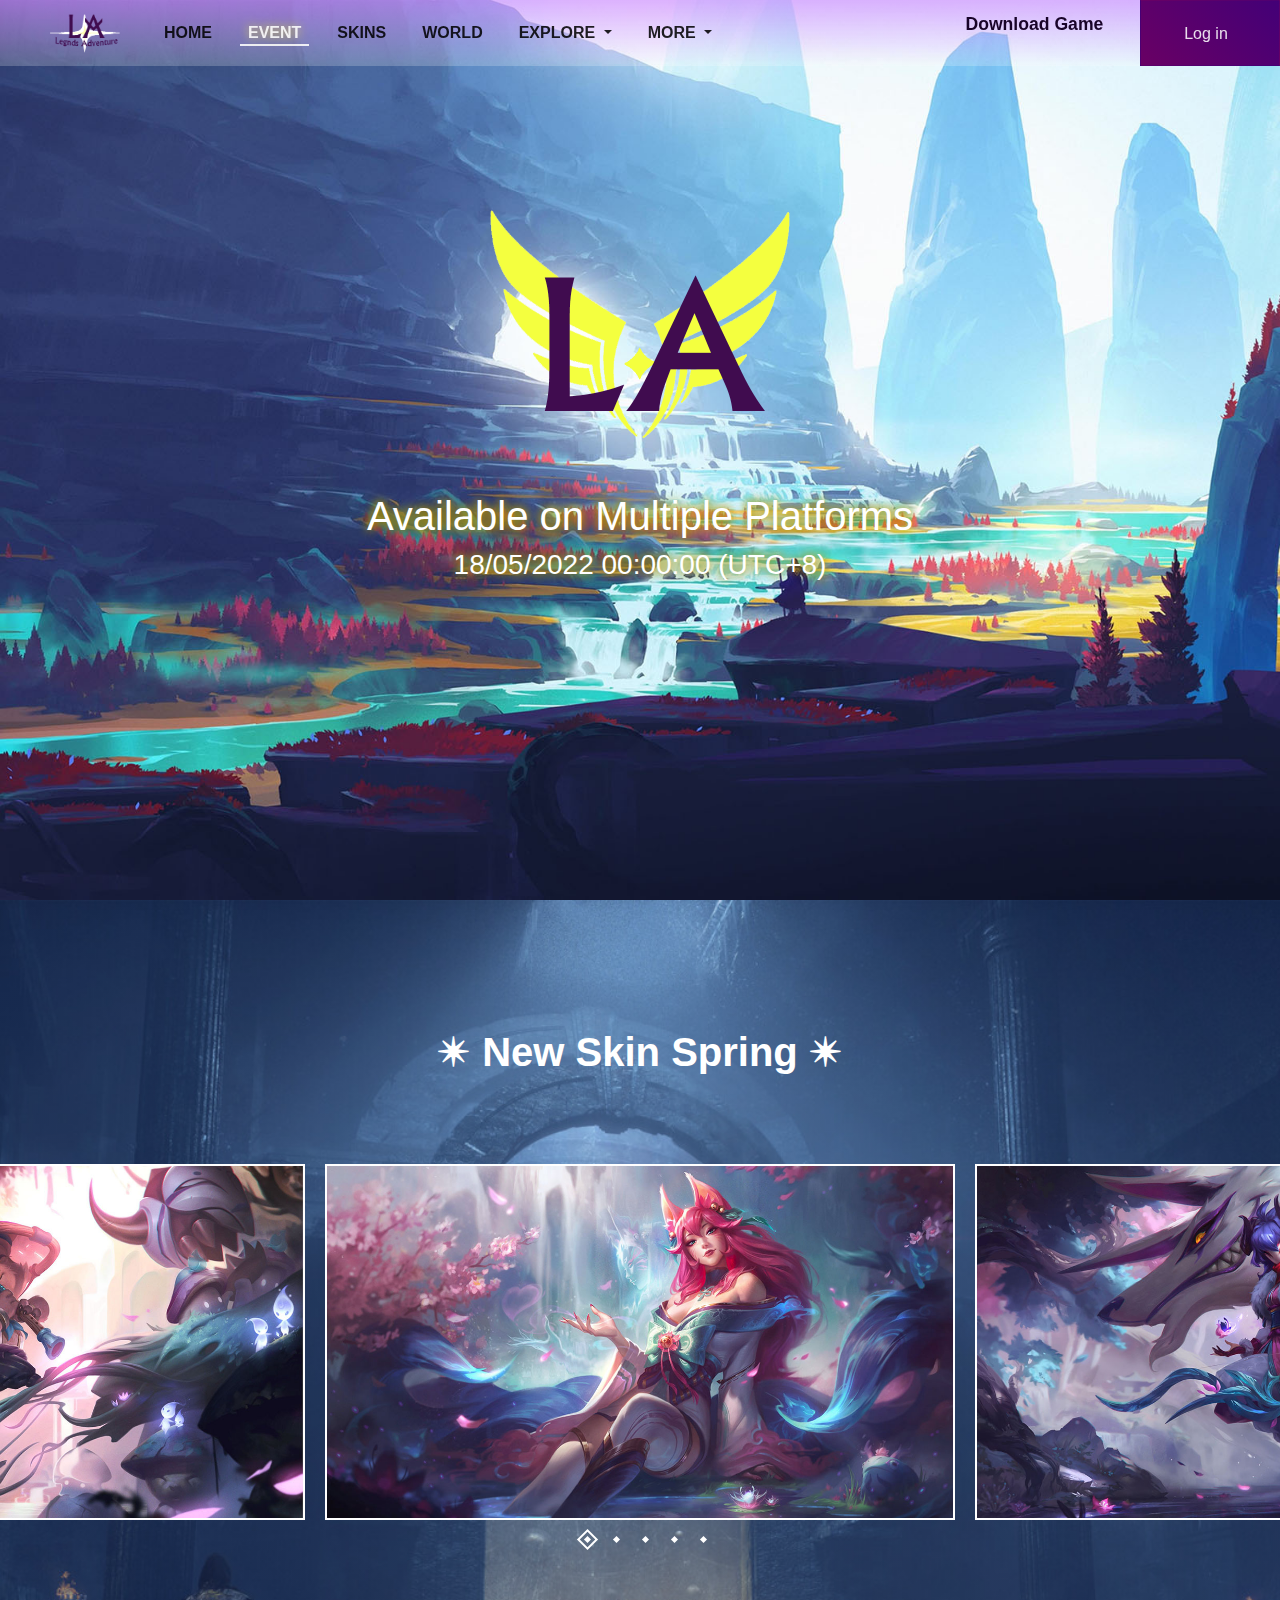
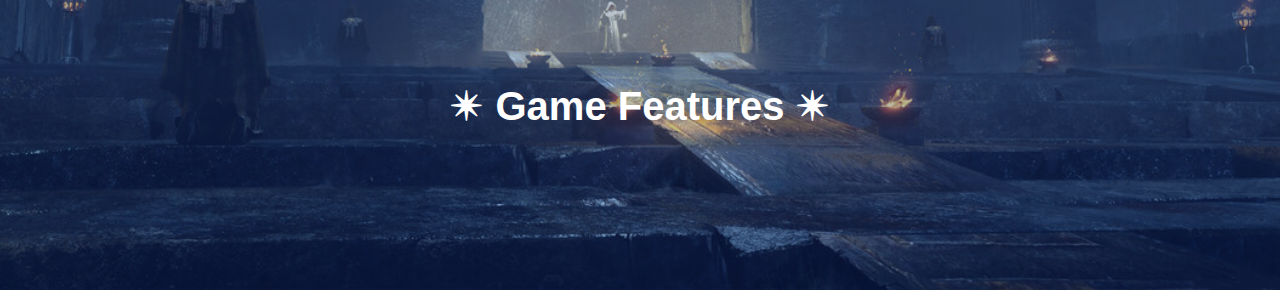
<file: html/event.html>
<!DOCTYPE html>
<html lang="en">

<head>
    <meta charset="UTF-8">
    <meta name="viewport" content="width=device-width, initial-scale=1.0">
    <script src="https://ajax.googleapis.com/ajax/libs/jquery/3.5.1/jquery.min.js"></script>
    <script src="https://cdnjs.cloudflare.com/ajax/libs/popper.js/1.16.0/umd/popper.min.js"></script>
    <script src="https://maxcdn.bootstrapcdn.com/bootstrap/4.5.2/js/bootstrap.min.js"></script>
    <script src="../vendors/owlcarousel/owl.carousel.min.js"></script>
    <link rel="stylesheet" href="https://maxcdn.bootstrapcdn.com/bootstrap/4.5.2/css/bootstrap.min.css">
    <link rel="stylesheet" href="../vendors/owlcarousel/assets/owl.carousel.min.css">
    <link rel="stylesheet" href="../vendors/owlcarousel/assets/owl.theme.default.min.css">
    <link rel="stylesheet" href="https://pro.fontawesome.com/releases/v5.10.0/css/all.css"
        integrity="sha384-AYmEC3Yw5cVb3ZcuHtOA93w35dYTsvhLPVnYs9eStHfGJvOvKxVfELGroGkvsg+p" crossorigin="anonymous" />
    <link rel="stylesheet" href="../resources/css/event.css">
    <link rel="stylesheet" href="../resources/css/queries.css">
    <link rel="shortcut icon" type="image" href="../resources/image/logo_foot.png">
    <title>Legends Adventure | Explore the elemental world </title>
</head>

<body>

    <!-- ---------------------------------------thanh menu và banner----------------------------------------------->
    <div class="header-inner">
        <div class="login-out-nav">
            <a href="#" class="btn"><i class="fas fa-download"></i>&ensp;Download Game</a>
            <a href="login.html" class="btn">Log in&ensp;<i class="fas fa-user-circle"></i></a>
        </div>
        <nav class="navbar fixed-top navbar-expand-lg">
            <a class="navbar-brand" href="index.html">
                <img src="../resources/image/Logo.png" width="70px">
            </a>
            <button class="navbar-toggler" type="button" data-toggle="collapse" data-target="#collapsibleNavbar">
                <i class="fas fa-bars navbar-toggler-icon"></i>
            </button>
            <div class="collapse navbar-collapse" id="collapsibleNavbar">
                <ul class="navbar-nav">
                    <li class="nav-item">
                        <a class="nav-link" href="index.html">HOME</a>
                    </li>
                    <li class="nav-item">
                        <a class="nav-link" href="event.html">EVENT</a>
                    </li>
                    <li class="nav-item">
                        <a class="nav-link" href="#">SKINS</a>
                    </li>
                    <li class="nav-item">
                        <a class="nav-link" href="world.html">WORLD</a>
                    </li>
                    <li class="nav-item dropdown">
                        <a class="nav-link dropdown-toggle" href="#" id="navbardrop" data-toggle="dropdown">
                            EXPLORE
                        </a>
                        <div class="dropdown-menu">
                            <a class="dropdown-item" href="#">RANK</a>
                            <a class="dropdown-item" href="#">OPEN MAP</a>
                            <a class="dropdown-item" href="#">ABOVE GAME</a>
                            <a class="dropdown-item" href="#">MOVEI</a>
                            <a class="dropdown-item" href="#">STORY</a>
                        </div>
                    </li>
                    <li class="nav-item dropdown">
                        <a class="nav-link dropdown-toggle" href="#" id="navbardrop" data-toggle="dropdown">
                            MORE
                        </a>
                        <div class="dropdown-menu">
                            <a class="dropdown-item" href="#">COMNUNITY</a>
                            <a class="dropdown-item" href="#">OUR STUDIOS</a>
                            <a class="dropdown-item" href="#">FEEDBACK</a>
                            <a class="dropdown-item" href="#">SUPORT</a>
                            <a class="dropdown-item" href="#">GIFT CODE</a>
                        </div>
                    </li>
                </ul>
                <div class="collapse navbar-collapse justify-content-end" id="collapsibleNavbar">
                    <ul class="login-in-nav navbar-nav">
                        <a href="#" class="btn"><i class="fas fa-download"></i>&ensp;Download Game</a>
                        <a href="login.html" class="btn">Log in&ensp;<i class="fas fa-user-circle"></i></a>
                    </ul>
                </div>
            </div>
        </nav>
    </div>

    <!-- ------------------------------------phần thân trang web------------------------------------------ -->
    <div class="main">
        <div class="head-content text-center">
            <div class="logo-banner">
                <img src="../resources/image/logo_foot.png" alt="logo_foot.png">
            </div>
            <h1>Available on Multiple Platforms</h1>
            <h3>18/05/2022 00:00:00 (UTC+8)</h3>
        </div>

        <!-- -------------------------------phần 1---------------------------------- -->
        <div id="main-banner">
            <h1 class="new-title">new skin spring</h1>

            <!-- -------------------------------carousel---------------------------------- -->
            <div class="owl-carousel owl-theme">
                <div class="item">
                    <div class="item-content">
                        <a href="#">
                            <img src="../resources/image/slide1.jpg" alt="slider1">
                        </a>
                    </div>
                </div>
                <div class="item">
                    <div class="item-content">
                        <a href="#">
                            <img src="../resources/image/slide2.jpg" alt="slider2">
                        </a>
                    </div>
                </div>
                <div class="item">
                    <div class="item-content">
                        <a href="#">
                            <img src="../resources/image/slide3.jpg" alt="slider3">
                        </a>
                    </div>
                </div>
                <div class="item">
                    <div class="item-content">
                        <a href="#">
                            <img src="../resources/image/slide4.jpg" alt="slider4">
                        </a>
                    </div>
                </div>
                <div class="item">
                    <div class="item-content">
                        <a href="#">
                            <img src="../resources/image/slider6.jpg" alt="slider5">
                        </a>
                    </div>
                </div>
            </div>

            <!-- -------------------------------phần 2---------------------------------- -->
            <div class="sect2">
                <h1 class="new-title">Game features</h1>
                <div class="sec2-main">

                    <!-- các thẻ giới thiệu sự kiện mới -->
                    <div class="sec2-card">
                        <div class="row">
                            <div class="col-lg-6">
                                <img src="../resources/image/explore.jpg" />
                            </div>
                            <div class="col-lg-6">
                                <div>
                                    <h3>Explore 18 flying island</h3>
                                    <p>
                                        Each world is divided into 18 islands floating in the sky.
                                        Each island has different types of monsters and dungeons,
                                        in the center will be the boss that rules the island .
                                        Each world is divided into 18 islands floating in the sky.
                                        Each island has different types of monsters and dungeons,
                                        in the center will be the boss that rules the island .
                                    </p>
                                    <a href="#" class="btn">Read more ></a>
                                </div>
                            </div>
                        </div>
                    </div>

                    <div class="sec2-card">
                        <div class="row">
                            <div class="col-lg-6">
                                <div>
                                    <h3>Even will be upated every season</h3>
                                    <p>
                                        Each world is divided into 18 islands floating in the sky.
                                        Each island has different types of monsters and dungeons,
                                        in the center will be the boss that rules the island .
                                        Each world is divided into 18 islands floating in the sky.
                                        Each island has different types of monsters and dungeons,
                                        in the center will be the boss that rules the island .
                                    </p>
                                    <a href="#" class="btn">Read more ></a>
                                </div>
                            </div>
                            <div class="col-lg-6">
                                <img src="../resources/image/event1.jpg" />
                            </div>
                        </div>
                    </div>

                    <div class="sec2-card">
                        <div class="row">
                            <div class="col-lg-6">
                                <img src="../resources/image/combat.jpg" />
                            </div>
                            <div class="col-lg-6">
                                <div>
                                    <h3>fight the boss with friends</h3>
                                    <p>
                                        Each world is divided into 18 islands floating in the sky.
                                        Each island has different types of monsters and dungeons,
                                        in the center will be the boss that rules the island .
                                        Each world is divided into 18 islands floating in the sky.
                                        Each island has different types of monsters and dungeons,
                                        in the center will be the boss that rules the island .
                                    </p>
                                    <a href="#" class="btn">Read more ></a>
                                </div>
                            </div>
                        </div>
                    </div>

                    <div class="sec2-card">
                        <div class="row">
                            <div class="col-lg-6">
                                <div>
                                    <h3>combat overwhelmed by game graphics</h3>
                                    <p>
                                        Each world is divided into 18 islands floating in the sky.
                                        Each island has different types of monsters and dungeons,
                                        in the center will be the boss that rules the island .
                                        Each world is divided into 18 islands floating in the sky.
                                        Each island has different types of monsters and dungeons,
                                        in the center will be the boss that rules the island .
                                    </p>
                                    <a href="#" class="btn">Read more ></a>
                                </div>
                            </div>
                            <div class="col-lg-6">
                                <img src="../resources/image/battle1.jpg" />
                            </div>
                        </div>
                    </div>
                </div>
            </div>

            <!-- -------------------------------phần 3---------------------------------- -->
            <div class="main-footer">
                <h1 class="main-foot-h1">Multiple Platforms for Your Journey</h1>
                <div class="down-list">
                    <div class="down-align">
                        <ul id="down_on" class="down-animate1">
                            <li><a href="#"><img src="../resources/image/Google play.png"></a></li>
                            <li><a href="#"><img src="../resources/image/App Store.png"></a></li>
                        </ul>
                        <ul id="down_on" class="down-animate2">
                            <li><a href="#"><img src="../resources/image/Windown.png"></a></li>
                            <li><a href="#"><img src="../resources/image/PS5.jpg"></a></li>
                        </ul>
                    </div>
                </div>
            </div>

            <!-- -------------------------------footer---------------------------------- -->
            <div class="footer">
                <div class="foot-1">
                    <div class="foot-1-more">
                        <h1 align="center">Let's make the best experience with LA right now</h1>
                    </div>
                </div>
                <div class="foot-2">
                    <div class="row">
                        <div class="logo_foot col-lg-6">
                            <center><img src="../resources/image/logo_foot.png"></center>
                        </div>
                        <div class="follow-us col-lg-6">
                            <center>
                                <div class="follow">
                                    <i class="fab fa-facebook"></i>
                                    <i class="fab fa-twitter"></i>
                                    <i class="fab fa-reddit"></i>
                                    <i class="fab fa-youtube"></i>
                                    <i class="fab fa-instagram"></i>
                                    <i class="fab fa-discord"></i>
                                    <hr width="60%">
                                </div>
                            </center>
                            <p>
                                Epic, Epic Games, Epic Games Store and their respective<br>
                                logos are trademarks or registered trademarks of Epic Games, Inc. In the U.S.<br>
                                Patent and Trademark Office and elsewhere<br>
                            </p>
                            <img src="../resources/image/PEGI.png" id="qegi">
                            <img src="../resources/image/canada.png" id="canada">
                        </div>
                    </div>
                </div>
            </div>
            <div class="foot-last">
                Copyright &#169;2021 TrungNguyen. All Right severved
            </div>
        </div>
    </div>
</body>

<!-- kịch bản trang sự kiện -->
<script src="../resources/js/event.js"></script>
</file>
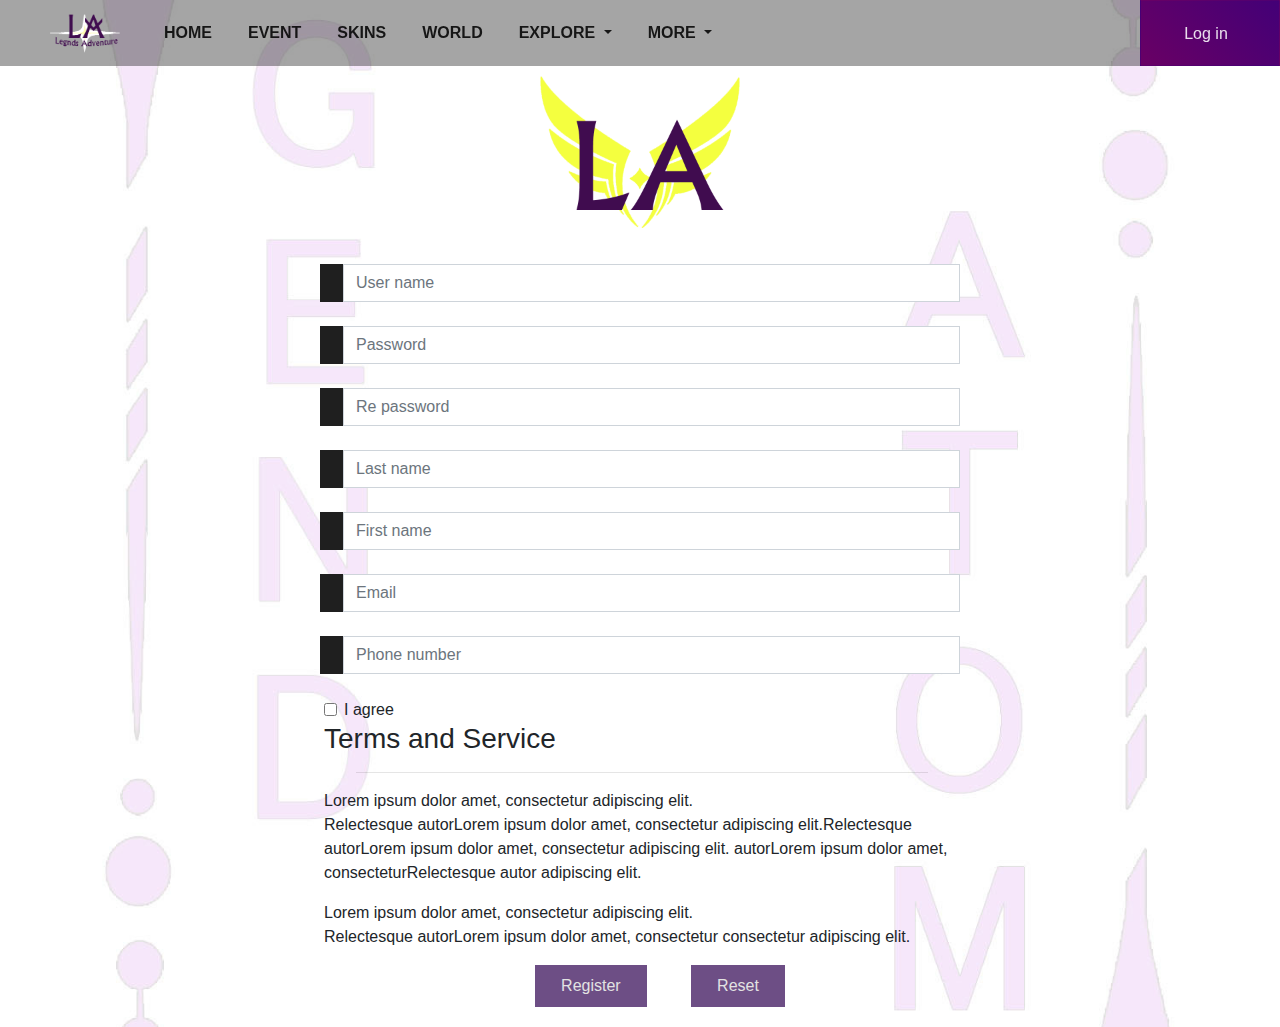
<file: html/register.html>
<!DOCTYPE html>
<html lang="en">

<head>
    <meta charset="UTF-8">
    <meta name="viewport" content="width=device-width, initial-scale=1.0">
    <script src="https://cdnjs.cloudflare.com/ajax/libs/jquery/3.5.1/jquery.min.js" charset="utf-8"></script>
    <link rel="stylesheet" href="https://maxcdn.bootstrapcdn.com/bootstrap/4.5.2/css/bootstrap.min.css">
    <script src="https://ajax.googleapis.com/ajax/libs/jquery/3.5.1/jquery.min.js"></script>
    <script src="https://cdnjs.cloudflare.com/ajax/libs/popper.js/1.16.0/umd/popper.min.js"></script>
    <script src="https://maxcdn.bootstrapcdn.com/bootstrap/4.5.2/js/bootstrap.min.js"></script>
    <link rel="stylesheet" href="https://pro.fontawesome.com/releases/v5.10.0/css/all.css"
        integrity="sha384-AYmEC3Yw5cVb3ZcuHtOA93w35dYTsvhLPVnYs9eStHfGJvOvKxVfELGroGkvsg+p" crossorigin="anonymous" />
    <link rel="stylesheet" href="../resources/css/register.css">
    <link rel="stylesheet" href="../resources/css/queries.css">
    <link rel="shortcut icon" type="image" href="../resources/image/logo_foot.png">
    <title>Legends Adventure | Explore the elemental world </title>
</head>

<body>
    <!-- ----------------------------- thanh menu----------------------------- -->
    <div class="header-inner">
        <div class="login-out-nav">
            <a href="login.html" class="btn">Log in&ensp;<i class="fas fa-user-circle"></i></a>
        </div>
        <nav class="navbar fixed-top navbar-expand-lg">
            <a class="navbar-brand" href="index.html">
                <img src="../resources/image/Logo.png" width="70px">
            </a>
            <button class="navbar-toggler" type="button" data-toggle="collapse" data-target="#collapsibleNavbar">
                <i class="fas fa-bars navbar-toggler-icon"></i>
            </button>
            <div class="collapse navbar-collapse" id="collapsibleNavbar">
                <ul class="navbar-nav">
                    <li class="nav-item">
                        <a class="nav-link" href="index.html">HOME</a>
                    </li>
                    <li class="nav-item">
                        <a class="nav-link" href="event.html">EVENT</a>
                    </li>
                    <li class="nav-item">
                        <a class="nav-link" href="#">SKINS</a>
                    </li>
                    <li class="nav-item">
                        <a class="nav-link" href="world.html">WORLD</a>
                    </li>
                    <li class="nav-item dropdown">
                        <a class="nav-link dropdown-toggle" href="#" id="navbardrop" data-toggle="dropdown">
                            EXPLORE
                        </a>
                        <div class="dropdown-menu">
                            <a class="dropdown-item" href="#">RANK</a>
                            <a class="dropdown-item" href="#">OPEN MAP</a>
                            <a class="dropdown-item" href="#">ABOVE GAME</a>
                            <a class="dropdown-item" href="#">MOVEI</a>
                            <a class="dropdown-item" href="#">STORY</a>
                        </div>
                    </li>
                    <li class="nav-item dropdown">
                        <a class="nav-link dropdown-toggle" href="#" id="navbardrop" data-toggle="dropdown">
                            MORE
                        </a>
                        <div class="dropdown-menu">
                            <a class="dropdown-item" href="#">COMNUNITY</a>
                            <a class="dropdown-item" href="#">OUR STUDIOS</a>
                            <a class="dropdown-item" href="#">FEEDBACK</a>
                            <a class="dropdown-item" href="#">SUPORT</a>
                            <a class="dropdown-item" href="#">GIFT CODE</a>
                        </div>
                    </li>
                </ul>
                <div class="collapse navbar-collapse justify-content-end" id="collapsibleNavbar">
                    <ul class="login-in-nav navbar-nav">
                        <a href="../html/login.html" class="btn">Log in&ensp;<i class="fas fa-user-circle"></i></a>
                    </ul>
                </div>
            </div>
        </nav>

        <!-- -----------------------------phần đăng kí đăng nhập----------------------------- -->
        <div class="banner">
            <div class="logo">
                <img src="../resources/image/logo_foot.png">
            </div>
            <form>
                <div class="input-group mb-4">
                    <div class="input-group-prepend">
                        <span class="input-group-text"><i class="fa fa-address-book" aria-hidden="true"></i></span>
                    </div>
                    <input onchange="checkRegisterLoginName()" id="login_name" type="text" class="form-control"
                        placeholder="User name" required>
                    <div class="check" id="check_login_name"></div>
                </div>
            </form>
            <form>
                <div class="input-group mb-4">
                    <div class="input-group-prepend">
                        <span class="input-group-text"><i class="fa fa-lock" aria-hidden="true"></i></span>
                    </div>
                    <input onchange="checkLoginPassword()" id="login_password" type="text" class="form-control"
                        placeholder="Password" required>
                    <div class="check" id="check_login_password"></div>
                </div>
            </form>
            <form>
                <div class="input-group mb-4">
                    <div class="input-group-prepend">
                        <span class="input-group-text"><i class="fa fa-lock" aria-hidden="true"></i></span>
                    </div>
                    <input onchange="checkRePassword()" id="re_password" type="text" class="form-control"
                        placeholder="Re password" required>
                    <div class="check" id="check_re_password"></div>
                </div>
            </form>
            <form>
                <div class="input-group mb-4">
                    <div class="input-group-prepend">
                        <span class="input-group-text"><i class="fa fa-user-circle" aria-hidden="true"></i></span>
                    </div>
                    <input onchange="checkLastName()" id="last_name" type="text" class="form-control"
                        placeholder="Last name" required>
                    <div class="check" id="check_last_name"></div>
                </div>
            </form>
            <form>
                <div class="input-group mb-4">
                    <div class="input-group-prepend">
                        <span class="input-group-text"><i class="fa fa-user" aria-hidden="true"></i></span>
                    </div>
                    <input onchange="checkFirstName()" id="first_name" type="text" class="form-control"
                        placeholder="First name" required>
                    <div class="check" id="check_first_name"></div>
                </div>
            </form>
            <form>
                <div class="input-group mb-4">
                    <div class="input-group-prepend">
                        <span class="input-group-text"><i class="fa fa-envelope" aria-hidden="true"></i></span>
                    </div>
                    <input onchange="checkEmail()" id="email" type="email" class="form-control" placeholder="Email"
                        required>
                    <div class="check" id="check_email"></div>
                </div>
            </form>
            <form>
                <div class="input-group mb-4">
                    <div class="input-group-prepend">
                        <span class="input-group-text"><i class="fa fa-phone" aria-hidden="true"></i></span>
                    </div>
                    <input onchange="checkPhoneNumber()" id="phone_number" type="text" class="form-control"
                        placeholder="Phone number" required>
                    <div class="check" id="check_phone_number"></div>
                </div>
            </form>
            <form class="pl-1">
                <div class="form-check">
                    <label class="form-check-label">
                        <input class="form-check-input" type="checkbox" id="ckeck-box"> I agree
                    </label>
                </div>
                <div class="term">
                    <h3>Terms and Service</h3>
                    <hr width="90%">
                    <p>
                        Lorem ipsum dolor amet, consectetur adipiscing elit. <br>
                        Relectesque autorLorem ipsum dolor amet, consectetur
                        adipiscing elit.Relectesque autorLorem ipsum dolor amet,
                        consectetur adipiscing elit. autorLorem ipsum dolor amet,
                        consecteturRelectesque autor adipiscing elit.
                    </p>
                    <p>
                        Lorem ipsum dolor amet, consectetur adipiscing elit. <br>
                        Relectesque autorLorem ipsum dolor amet, consectetur
                        consectetur adipiscing elit.
                    </p>
                </div>
            </form>
            <div class="join">
                <center>
                    <a id="register" class="btn" href="#" role="button" onclick="register()">Register</a>
                    <a id="reset" class="btn" href="#" role="button" onclick="reset()">Reset</a>
                </center>
            </div>
        </div>
    </div>
</body>

<script src="../resources/js/register.js"></script>
</file>
<file: resources/css/event.css>
body {
    margin: 0;
    padding: 0;
    transition: all .5S;
    scroll-behavior: smooth;
}

* {
    box-sizing: border-box;
    transition: all .2s linear;
}

html {
    scroll-behavior: smooth;
}

::-webkit-scrollbar {
    display: none;
}

/* ------------------------------Menu-------------------------------- */

.header-inner .navbar {
    width: 100vw;
    padding: 0;
    background: linear-gradient(to top, #ffffff35, #d28effaa);
    animation: navanimate;
    animation-duration: 4s;
    z-index: 1;
}

@keyframes navanimate {
    0% {
        opacity: 0;
    }

    100% {
        opacity: 1;
    }
}

.header-inner .navbar-brand {
    padding-left: 50px;
}

.navbar button {
    border: none;
    padding: 10px 10px 0 10px;
}

.navbar button i{
    color: #000000dd;
    font-size: 1.5rem;
}

.navbar button i:hover{
    color: #ffffffdd;
}

.header-inner .nav-item {
    margin-bottom: 5px;
}

.header-inner .nav-link{
    display: inline-block;
    padding: 5px;
    height: 30px;
    margin-left: 20px;
    color: #000000dd;
    font-weight: 600;
    transition: all .5s;
}

.header-inner .nav-link:hover{
    border-bottom: 2px solid #ffffffdd;
    color: #ffffffdd!important;
    text-shadow:2px 2px 10px #fbff0055, -2px -2px 10px #fbff0055;
}

.navbar-nav .nav-item:nth-child(2) a {
    border-bottom: 2px solid #ffffffdd;
    color: #ffffffdd!important;
    text-shadow:2px 2px 10px #fbff0055, -2px -2px 10px #fbff0055;

}

.header-inner .navbar-toggler {
    outline: none!important;
    border: none!important;
}

.dropdown-menu {
    width: 250px;
    margin-top: 14px;
    background: linear-gradient(to top, #d28eff85, #ffffff35);
    border: none;
    border-radius: 0%;
}

.dropdown-menu a {
    color: #000000dd;
    padding: 10px;
    padding-left: 30px;
    font-weight: 600;
    transition: all .5s;
}

.dropdown-menu a:hover{
    color: #ffffffdd;
    background: none;
    text-shadow:2px 2px 10px #fbff0055, -2px -2px 10px #fbff0055;
}

.login-in-nav .btn:first-child {
    width: 220px;
    color: #190429;
    border-radius: 0;
    font-weight: 700;
    padding: 10px 20px;
    transition: all .5s;
    font-size: 1.1rem;
}

.login-in-nav .btn:first-child:focus {
    box-shadow: none;
}

.login-in-nav .btn:first-child:hover {
    color: #ffffffdd;
    text-shadow: 2px 2px 10px #39c2e486, -2px -2px 10px #39c2e486;
    font-weight: 600;
}

.login-in-nav .btn:first-child:visited,
.login-in-nav .btn:first-child:active {
    font-size: 1rem;
}

.login-in-nav .btn:last-child i {
    transform: translateY(4px);
    font-size: 1.8rem;
}

.login-in-nav .btn:last-child{
    color: #ffffffdd;
    width: 140px;
    background: linear-gradient(45deg, #690064, #430077);
    padding: 16px 25px;
    transition: .5s;
    border-radius: 0;
    padding: 14px 20px;
    padding-top: 7px;
}

.login-in-nav .btn:last-child {
    box-shadow: none;
}

.login-in-nav .btn:last-child:hover {
    color: #ffffffdd;
    background: linear-gradient(45deg, #81007b, #5b00a0);
}

/* ---------------------------------------------outer btn------------------------------------------------ */

.login-out-nav {
    position: fixed;
    top: 0;
    right: 7%;
    z-index: 2;
    display: none;
}
.login-out-nav .btn:first-child {
    width: 200px;
    color: #190429;
    border-radius: 0;
    font-weight: 700;
    padding: 7px 15px;
    transition: all .5s;
    font-size: 1rem;
}

.login-out-nav .btn:first-child:focus {
    box-shadow: none;
}

.login-out-nav .btn:first-child:hover {
    color: #ffffffdd;
    font-weight: 600;
    text-shadow: 2px 2px 10px #39c2e486, -2px -2px 10px #39c2e486;
}

.login-out-nav .btn:first-child:visited,
.login-out-nav .btn:first-child:active {
    font-size: 1rem;
}

.login-out-nav .btn:last-child i {
    transform: translateY(5px);
    font-size: 1.8rem;
}

.login-out-nav .btn:last-child{
    color: #ffffffdd;
    width: 9rem;
    background: linear-gradient(45deg, #690064, #430077);
    padding: 8px 20px;
    transition: .5s;
    border-radius: 0;
}

.login-out-nav .btn:last-child {
    box-shadow: none;
}

.login-out-nav .btn:last-child:hover {
    color: #ffffffdd;
    background: linear-gradient(45deg, #81007b, #5b00a0);
}

/* ----------------------------------body------------------------------------ */

.head-content {
    width: 100%;
    height: 100vh;
    background: url(../image/background-spirit.jpg) center;
    background-size: cover;
}

.logo-banner {
    width: 100%;
    animation: logo-anime;
    animation-duration: 1s;
    display: flex;
    justify-content: center;
    padding-top: 15%;
}

.logo-banner img {
    width: 300px;
}

@keyframes logo-anime {
    0% {
        opacity: 0;
        transform: translate(0, -100px);
    }

    85% {
        opacity: 1;
        transform: translate(0, 30px);
    }

    100% {
        transform: translate(0, 0);
    }
}

.head-content h1 {
    text-shadow: 1px 1px 10px #af9500, -1px -1px 10px #af9500;
    color: #ffffff;
    animation: h1-anime;
    animation-duration: 1s;
}

@keyframes h1-anime {
    0% {
        opacity: 0;
        transform: translate(-200px,0);
    }

    100% {
        opacity: 1;
        transform: translate(0, 0);
    }
}

.head-content h3 {
    text-shadow: 1px 1px 10px #af9500, -1px -1px 10px #af9500;
    color: #ffffff;
    animation: h3-anime;
    animation-duration: 1s;
}

@keyframes h3-anime {
    0% {
        opacity: 0;
        transform: translate(200px,0);
    }

    100% {
        opacity: 1;
        transform: translate(0, 0);
    }
}

#main-banner {
    width: 100%;
    height: 110vh;
    background: linear-gradient(to top, #1134a844, #1134a844), url(../image/skin_background.jpg) center;
    background-size: cover;
    overflow: hidden;
}

#main-banner::-webkit-scrollbar {
    display: none;
}


/* ------------------------------------end banner----------------------------------------- */

/* ------------------------------------section 1------------------------------------------ */
.new-title {
    text-align: center;
    height: 100px;
    color: #ffffff;
    font-family: 'Gill Sans', 'Trebuchet MS', sans-serif;
    font-weight: bold;
    text-transform: capitalize;
    padding: 10% 0;
}

.new-title::after,
.new-title::before {
    content: ' \2734  ';
}

.item-content {
    width: 100%;
    border: 2px solid #fff;
    display: flex;
    align-items: center;
    justify-content: center;
}

.item-content img {
    width: 100%;
}

.owl-dots {
    margin-top: -3%;
}

.owl-dot {
    margin-left: 10px;
    transform: rotate(45deg);
}

.owl-dots .active span::before {
    position: absolute;
    content: '';
    width: 15px;
    height: 15px;
    border: 2px solid #fff;
    transform: translate(-8px, -5px);
}

.owl-dot:focus {
    outline: none;
}

.owl-dot span {
    width: 5px!important;
    height: 5px!important;
    border-radius: 0!important;
    background-color: #fff!important;
}

/* ------------------------------------end section 1------------------------------------ */

/* ------------------------------------section 2------------------------------------ */

.sec2-main {
    max-width: 80vw;
    margin: auto;
    overflow: auto;
}

.sec2-card .row {
    padding: 15px 30px 15px 15px;
    background: #f1f1f1bb;
    margin: 80px 0;
}

.sec2-card .col-lg-6{
    margin: 0;
    padding: 0 0 0 20px;
}

.sec2-card h3 {
    margin-bottom: 2rem;
    text-transform: capitalize;
    color: #fff;
    text-shadow: 2px 2px 10px #bc39e486, -2px -2px 10px #bc39e486;
}

.sec2-card p {
    font-size: 1.3rem;
    color: #5b00a0;
    font-family: 'Trebuchet MS', 'Lucida Grande', 'Lucida Sans', Arial, sans-serif;
}

.sec2-card img {
    width: 100%;
}

.sec2-card .btn {
    border-radius: 0;
    border: 2px solid #000000;
    background: #5b00a0;
    padding: 12px 30px;
    font-weight: 600;
    margin-bottom: 20px;
    color: #fff;
    font-family: 'Lucida Sans', 'Lucida Sans Regular',sans-serif;
}

.sec2-card .btn:focus {
    box-shadow: none;
}

.sec2-card .btn:hover {
    opacity: .8;
}

.sec2-card:nth-child(even) img {
    order: 2;
}


/* ------------------------------------end section 2------------------------------------ */

.main-footer{
    padding: 10% 4%;
}
.main-foot-h1 {
    color: #fff;
    text-shadow: 2px 2px 10px #39c2e486, -2px -2px 10px #39c2e486;
    font-family: 'Gill Sans', 'Trebuchet MS', sans-serif;
    font-weight: bold;
    text-align: center;
    word-spacing: 3px;
}

.down-align {
    width: 100%;
    display: flex;
    flex-wrap: wrap;
    justify-content: center;
    margin-top: 50px;
}

#down_on {
    float:left;
    padding-left: 25px;
}

#down_on li {
    list-style: none;
    width: 14rem;
    height: 3.7rem;
    margin-right: 30px;
    display: inline-block;
}

#down_on li a {
    text-decoration: none;
}

#down_on li a img {
    width: 100%;
    height: 100%;
    border-radius: 10px;
    opacity: .7;
}

#down_on li a img:hover {
    opacity: 1;
}

/*-------------------------------------footer--------------------------------------------*/
.footer {
    margin-top: 5%;
    width: 100vw;
    background: url(../image/footer.jpg) no-repeat center/cover;
    background-size: cover;
}

.foot-1-more {
    padding-top: 25px;
}

.foot-1-more h1 {
    font-family: 'Gill Sans', 'Trebuchet MS', sans-serif;
    font-weight: bold;
    word-spacing: 3px;
    border-bottom: 1px solid;
    letter-spacing: 3px;
    text-shadow: 2px 2px 10px #39c2e486, -2px -2px 10px #39c2e486;
    color: #ffffff;
    padding-bottom: 25px;
}

.foot-1 hr {
    color: #fafafa;
}

.logo_foot img {
    width: 20rem;
    margin-top: 5%;
}

.follow-us #qegi {
    width: 80px;
    margin-left: 20px;
}

.follow-us #canada {
    width: 170px;
    margin-left: 30px;
    margin-top: -5px;
}

.follow-us p {
    margin-left: 20px;
    color: #999c9c;
}

.follow-us .follow {
    color: #9c9c9c;
    font-size: 2rem;
}

.follow-us .follow i {
    margin-left: 15px;
    cursor: pointer;
    transition: all .3s;
}

.follow-us .follow i:hover {
    font-size: 2.5rem;
    color: #ffffff;
    text-shadow: 2px 2px 10px #39c2e486, -2px -2px 10px #39c2e486;
}

.follow-us .follow hr {
    background-color: #525252;
    padding: 0;
    margin-top: 10px;
}

.foot-last {
    width: 100vw;
    padding: 20px 0;
    background-color: #000000;
    color: #a7a7a7dd;
    border-top: 1px solid #1d1d1ddd;
    text-align: center;
}

/*--------------------------------end footer------------------------------------*/
</file>
<file: resources/css/queries.css>
/* ------------------------------ responsive khi màn hình dưới 992px ------------------------------*/

@media only screen and (max-width: 992px) {

    .login-in-nav, .login {
        display: none!important;
    }

    /* --------------------trong thanh menu tải game và đăng nhập thứ 2------------------------- */
    .login-out-nav {
        display: inline;
        right: 6%;
        z-index: 200;
    }

    .login-out-nav .btn:first-child {
        width: 160px;
        font-size: .8rem;
    }

    .login-out-nav .btn:last-child {
        width: 100px;
        margin-top: 4px;
        font-size: .8rem;
        padding: 1px 0 10px 0;
    }

    /* --------------------khung đăng kí đăng nhập trong trang đăng nhập------------------------- */
    .login-box {
        width: 320px;
    }
}

/* ------------------------------ responsive khi màn hình dưới 767px ------------------------------*/
@media only screen and (max-width: 767px) {

    /* ------------------------------thanh menu bar------------------------------ */
    .header-inner .navbar {
        padding-left: 30px;
    }

    .header-inner .navbar-brand {
        width: 55px;
    }

    .nav-item {
        margin: 0;
        padding: 0;
    }

    .nav-link {
        font-size: .7rem;
    }

    .dropdown-menu {
        margin-top: 0;
        background: none;
    }

    .dropdown-menu a {
        font-size: .7rem!important;
    }

    /* ------------------------------trong thanh menu tải game và đăng nhập thứ 2------------------------------ */

    .login-out-nav {
        right: 9%;
    }

    /* ----------------------------- banner ------------------------------- */
    .introduc #h2 {
        font-size: 1.5rem;
    }

    #down_on li {
        width: 11rem;
        height: 3rem;
    }

    
    /* ------------------------ phần đăng kí đang nhập------------------------- */
    .login-box {
        width: 300px;
    }

    /* ------------------------ banner của trang sự kiện ------------------------ */
    .logo-banner {
        padding-top: 30%;
    }
    
    .logo-banner img {
        width: 250px;
    }
}

/* ------------------------------ responsive khi màn hình dưới 580px ------------------------------*/
@media only screen and (max-width: 580px) {
    /* ------------------------trong thanh menu tải game và đăng nhập thứ 2----------------------- */
    .login-out-nav {
        right: 11%;
    }

    .intro-world #intro {
        font-size: 4rem;
    }

    .intro-world #title {
        font-size: .6rem;
        max-width: 380px;
    }

    /* ------------------------------các thẻ sự kiện trong trang sự kiện--------------------------- */
    .sec2-card {
        display: block;
    }
}

/* ------------------------------ responsive khi màn hình dưới 460px ------------------------------*/
@media only screen and (max-width: 460px) {

    /* ------------------------trong thanh menu tải game và đăng nhập thứ 2------------------------- */
    .login-out-nav {
        right: 13%;
    }
}
</file>
<file: resources/css/register.css>
body {
    margin: 0;
    padding: 0;
    transition: all .5S;
}

::-webkit-scrollbar {
    display: none;
}

/* ------------------------------Menu-------------------------------- */

.header-inner .navbar {
    width: 100vw;
    padding: 0;
    background: #1f1f1f66;
    animation: nav-animate;
    animation-duration: 4s;
    z-index: 1;
}

@keyframes nav-animate {
    0% {
        opacity: 0;
    }

    100% {
        opacity: 1;
    }
}

.header-inner .navbar-brand {
    padding-left: 50px;
}

.navbar button {
    border: none;
    padding: 10px 10px 0 10px;
}

.navbar button i{
    color: #000000dd;
    font-size: 1.5rem;
}

.navbar button i:hover{
    color: #ffffffdd;
}

.header-inner .nav-item {
    margin-bottom: 5px;
}

.header-inner .nav-link{
    display: inline-block;
    padding: 5px;
    height: 30px;
    margin-left: 20px;
    color: #000000dd;
    font-weight: 600;
    transition: all .5s;
}

.header-inner .nav-link:hover{
    border-bottom: 2px solid #ffffffdd;
    color: #ffffffdd!important;
    text-shadow:2px 2px 10px #fbff0055, -2px -2px 10px #fbff0055;
}

.header-inner .navbar-toggler {
    outline: none!important;
    border: none!important;
}

.dropdown-menu {
    width: 250px;
    margin-top: 14px;
    background: linear-gradient(to top, #d28eff85, #ffffff35);
    border: none;
    border-radius: 0%;
}

.dropdown-menu a {
    color: #000000dd;
    padding: 10px;
    padding-left: 30px;
    font-weight: 600;
    transition: all .5s;
}

.dropdown-menu a:hover{
    color: #ffffffdd;
    background: none;
    text-shadow:2px 2px 10px #fbff0055, -2px -2px 10px #fbff0055;
}

.login-in-nav .btn i {
    transform: translateY(5px);
    font-size: 1.8rem;
}

.login-in-nav .btn{
    color: #ffffffdd;
    width: 140px;
    background: linear-gradient(45deg, #690064, #430077);
    padding: 16px 25px;
    transition: .5s;
    border-radius: 0;
    padding: 14px 20px;
    padding-top: 7px;
}

.login-in-nav .btn {
    box-shadow: none;
}

.login-in-nav .btn:hover {
    color: #ffffffdd;
    background: linear-gradient(45deg, #81007b, #5b00a0);
}

/* ---------------------------------------------outer btn------------------------------------------------ */

.login-out-nav {
    position: fixed;
    top: 0;
    right: 7%;
    z-index: 2;
    display: none;
}

.login-out-nav .btn i {
    transform: translateY(4px);
    font-size: 1.8rem;
}

.login-out-nav .btn{
    color: #ffffffdd;
    width: 9rem;
    background: linear-gradient(45deg, #690064, #430077);
    padding: 8px 20px;
    transition: .5s;
    border-radius: 0;
}

.login-out-nav .btn {
    box-shadow: none;
}

.login-out-nav .btn:hover {
    color: #ffffffdd;
    background: linear-gradient(45deg, #81007b, #5b00a0);
}


/* ------------------------------phần đăng kí đăng nhập-------------------------------- */
.banner {
    background: url(../image/backgroundregister.jpg) center;
    background-size: cover;
    width: 100vw;
}

.logo {
    padding-top: 5%;
    width: 100%;
    display: flex;
    justify-content: center;
    animation: logo-anime;
    animation-duration: 1s;
}

@keyframes logo-anime {
    0% {
        opacity: 0;
        transform: translate(0, -100px);
    }

    85% {
        opacity: 1;
        transform: translate(0, 20px);
    }

    100% {
        transform: translate(0, 0);
    }
}

.logo img {
    width: 200px;
}

form {
    width: 50%;
    margin: auto;
}

@media only screen and (max-width: 580px) {
    form {
        width: 70%;
        margin: auto;
    }
}

.input-group-text {
    border-radius: 0!important;
    background: #1f1f1f;
    border: #1f1f1f;
}

.input-group-text i {
    color: #e2e2e2;
}

input:focus {
    box-shadow: none!important;
    border: 1px solid #424242 !important;
}

.join .btn {
    margin-bottom: 20px;
    margin-left: 40px;
    padding: 8px 25px;
    border-radius: 0;
    background: #573372dd;
    color: #e2e2e2;
}

.join .btn:hover {
    opacity: .8;
}

.join .btn:focus {
    box-shadow: none;
    
}

.check {
    display: block;
}

.valid-feedback,
.invalid-feedback {
    position: absolute;
    top: 90%;
    left: 20px;
}
</file>
